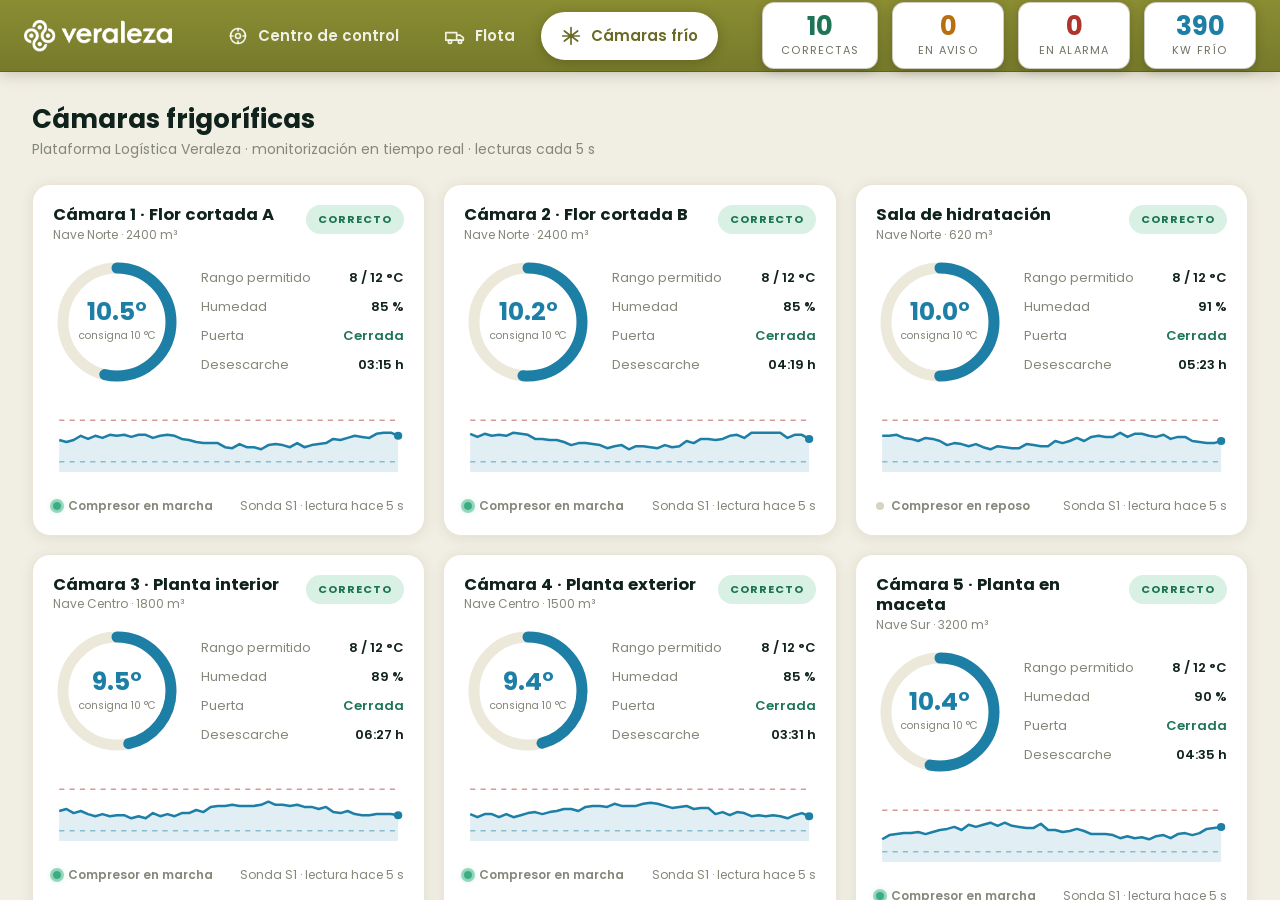
<file: camaras.html>
<!doctype html>
<html lang="es">
<head>
  <meta charset="utf-8">
  <meta name="viewport" content="width=device-width, initial-scale=1">
  <title>VeraTrack · Cámaras frigoríficas</title>
  <link rel="icon" type="image/png" href="assets/img/logo.png">
  <link rel="preconnect" href="https://fonts.googleapis.com">
  <link rel="preconnect" href="https://fonts.gstatic.com" crossorigin>
  <link href="https://fonts.googleapis.com/css2?family=Poppins:wght@400;500;600;700&family=JetBrains+Mono:wght@500;600;700&display=swap" rel="stylesheet">
  <link rel="stylesheet" href="assets/css/demo.css">
</head>
<body>

  <header class="topbar">
    <a class="brand" href="index.html">
      <img class="brand-banner" src="assets/img/logoBANNER-96.png" alt="Veraleza" width="445" height="96">
    </a>
    <nav class="nav">
      <a href="index.html">
        <svg viewBox="0 0 24 24" fill="none" stroke="currentColor" stroke-width="2" stroke-linecap="round" stroke-linejoin="round"><circle cx="12" cy="12" r="9"/><circle cx="12" cy="12" r="3"/><path d="M12 3v3M12 18v3M3 12h3M18 12h3"/></svg>
        <span>Centro de control</span>
      </a>
      <a href="flota.html">
        <svg viewBox="0 0 24 24" fill="none" stroke="currentColor" stroke-width="2" stroke-linecap="round" stroke-linejoin="round"><path d="M1 8h13v9H1zM14 11h4l4 3v3h-8z"/><circle cx="6" cy="19" r="2"/><circle cx="18" cy="19" r="2"/></svg>
        <span>Flota</span>
      </a>
      <a href="camaras.html" class="active">
        <svg viewBox="0 0 24 24" fill="none" stroke="currentColor" stroke-width="2" stroke-linecap="round" stroke-linejoin="round"><path d="M12 2v20M4 6l16 12M20 6L4 18M2 12h20"/></svg>
        <span>Cámaras frío</span>
      </a>
    </nav>
    <div class="topbar-right">
      <div class="kpis">
        <div class="kpi k-ok"><div class="v" id="kOk">–</div><div class="l">Correctas</div></div>
        <div class="kpi k-warn"><div class="v" id="kWarn">–</div><div class="l">En aviso</div></div>
        <div class="kpi k-err"><div class="v" id="kAlarm">–</div><div class="l">En alarma</div></div>
        <div class="kpi k-cold"><div class="v" id="kPower">–</div><div class="l">kW frío</div></div>
      </div>
    </div>
  </header>

  <main class="page-body">
    <div class="page-head">
      <div>
        <h1>Cámaras frigoríficas</h1>
        <div class="sub">Plataforma Logística Veraleza · monitorización en tiempo real · lecturas cada 5 s</div>
      </div>
    </div>

    <div class="alert-banner" id="alertBanner">
      <span class="icon">⚠</span>
      <span id="alertBannerTxt"></span>
    </div>

    <div class="cam-grid" id="camGrid"></div>

    <div class="section-title">Registro de eventos</div>
    <div class="alert-log" id="alertLog"></div>
  </main>

  <script src="assets/js/data.js"></script>
  <script src="assets/js/camaras.js"></script>
</body>
</html>
</file>
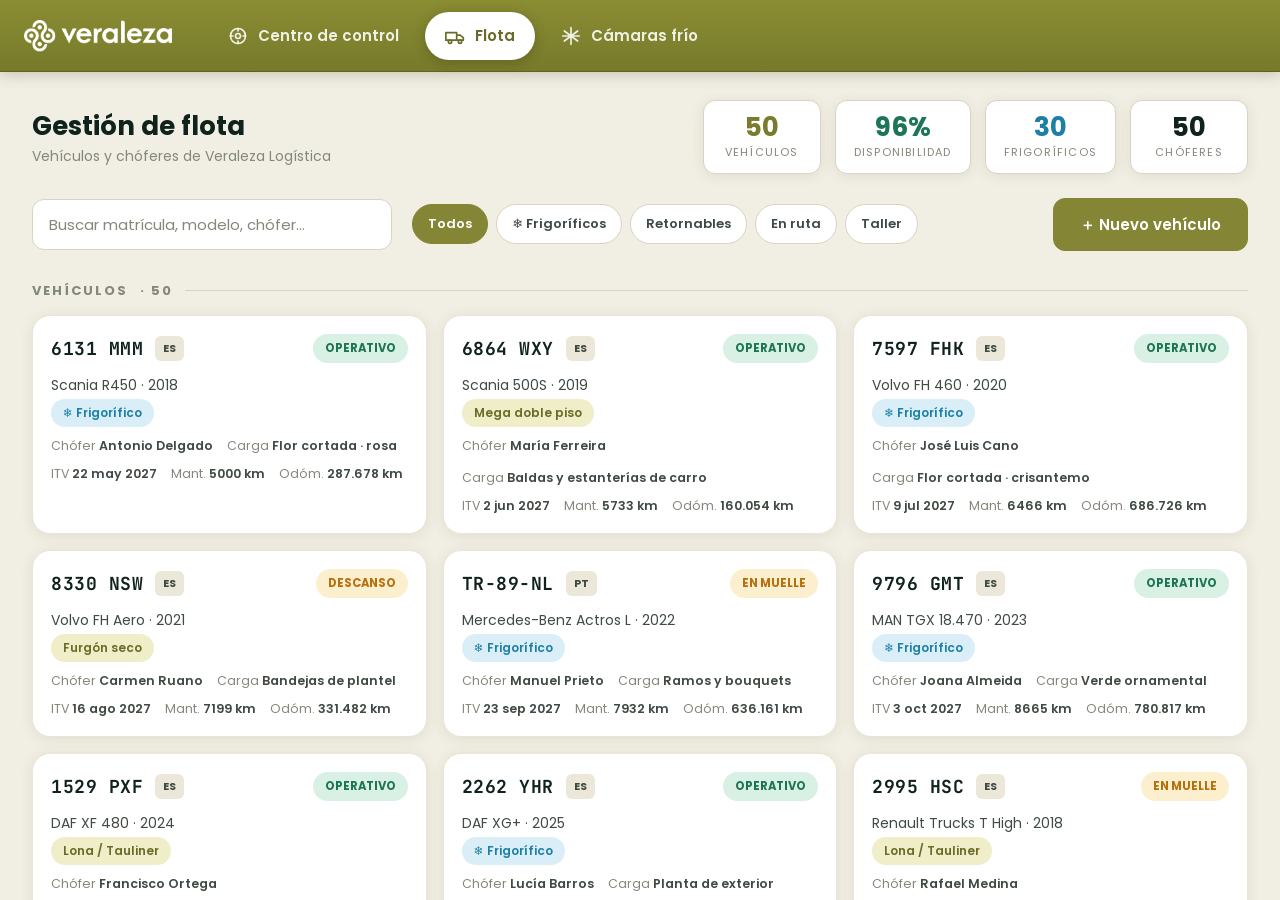
<file: flota.html>
<!doctype html>
<html lang="es">
<head>
  <meta charset="utf-8">
  <meta name="viewport" content="width=device-width, initial-scale=1">
  <title>VeraTrack · Flota</title>
  <link rel="icon" type="image/png" href="assets/img/logo.png">
  <link rel="preconnect" href="https://fonts.googleapis.com">
  <link rel="preconnect" href="https://fonts.gstatic.com" crossorigin>
  <link href="https://fonts.googleapis.com/css2?family=Poppins:wght@400;500;600;700&family=JetBrains+Mono:wght@500;600;700&display=swap" rel="stylesheet">
  <link rel="stylesheet" href="assets/css/demo.css">
</head>
<body>

  <header class="topbar">
    <a class="brand" href="index.html">
      <img class="brand-banner" src="assets/img/logoBANNER-96.png" alt="Veraleza" width="445" height="96">
    </a>
    <nav class="nav">
      <a href="index.html">
        <svg viewBox="0 0 24 24" fill="none" stroke="currentColor" stroke-width="2" stroke-linecap="round" stroke-linejoin="round"><circle cx="12" cy="12" r="9"/><circle cx="12" cy="12" r="3"/><path d="M12 3v3M12 18v3M3 12h3M18 12h3"/></svg>
        <span>Centro de control</span>
      </a>
      <a href="flota.html" class="active">
        <svg viewBox="0 0 24 24" fill="none" stroke="currentColor" stroke-width="2" stroke-linecap="round" stroke-linejoin="round"><path d="M1 8h13v9H1zM14 11h4l4 3v3h-8z"/><circle cx="6" cy="19" r="2"/><circle cx="18" cy="19" r="2"/></svg>
        <span>Flota</span>
      </a>
      <a href="camaras.html">
        <svg viewBox="0 0 24 24" fill="none" stroke="currentColor" stroke-width="2" stroke-linecap="round" stroke-linejoin="round"><path d="M12 2v20M4 6l16 12M20 6L4 18M2 12h20"/></svg>
        <span>Cámaras frío</span>
      </a>
    </nav>
  </header>

  <main class="page-body">
    <div class="page-head">
      <div>
        <h1>Gestión de flota</h1>
        <div class="sub">Vehículos y chóferes de Veraleza Logística</div>
      </div>
      <div class="spacer"></div>
      <div class="kpis">
        <div class="kpi k-brand"><div class="v" id="sTotal">–</div><div class="l">Vehículos</div></div>
        <div class="kpi k-ok"><div class="v" id="sDisp">–</div><div class="l">Disponibilidad</div></div>
        <div class="kpi k-cold"><div class="v" id="sFrigo">–</div><div class="l">Frigoríficos</div></div>
        <div class="kpi"><div class="v" id="sDrivers">–</div><div class="l">Chóferes</div></div>
      </div>
    </div>

    <div class="page-head" style="margin-bottom:8px">
      <input type="search" class="search" id="search" style="max-width:360px" placeholder="Buscar matrícula, modelo, chófer…">
      <div class="chips" id="chips" style="margin-top:0">
        <button class="chip active" data-f="all">Todos</button>
        <button class="chip" data-f="frigo">❄ Frigoríficos</button>
        <button class="chip" data-f="seco">Retornables</button>
        <button class="chip" data-f="ruta">En ruta</button>
        <button class="chip" data-f="taller">Taller</button>
      </div>
      <div class="spacer"></div>
      <button class="btn primary" id="btnNew" style="flex:none;padding:14px 26px">＋ Nuevo vehículo</button>
    </div>

    <div class="section-title">Vehículos <span id="truckCount"></span></div>
    <div class="truck-grid" id="truckGrid"></div>

    <div class="section-title">Chóferes <span id="driverCount"></span></div>
    <div class="driver-grid" id="driverGrid"></div>
  </main>

  <!-- Modal nuevo vehículo -->
  <div class="modal-back" id="modalNew">
    <div class="modal">
      <h3>Alta de vehículo</h3>
      <div class="form-grid">
        <div class="field"><label>Matrícula</label><input id="fPlate" placeholder="0000 XXX"></div>
        <div class="field"><label>Modelo</label>
          <select id="fModel"></select>
        </div>
        <div class="field"><label>Tipo de semirremolque</label>
          <select id="fType">
            <option value="frigo">Frigorífico</option>
            <option value="mega">Mega doble piso</option>
            <option value="lona">Lona / Tauliner</option>
            <option value="furgon">Furgón seco</option>
          </select>
        </div>
        <div class="field"><label>Chófer asignado</label><select id="fDriver"></select></div>
        <div class="field full"><label>Carga habitual</label><input id="fCargo" placeholder="Flor cortada, planta en maceta, retornables…"></div>
      </div>
      <div class="actions">
        <button class="btn" id="btnCancel">Cancelar</button>
        <button class="btn primary" id="btnSave">Guardar vehículo</button>
      </div>
    </div>
  </div>

  <!-- Modal detalle vehículo -->
  <div class="modal-back" id="modalDetail">
    <div class="modal" id="modalDetailBody"></div>
  </div>

  <div class="toast" id="toast"></div>

  <script src="assets/js/data.js"></script>
  <script src="assets/js/flota.js"></script>
</body>
</html>
</file>
<file: assets/css/demo.css>
/* ══════════════════════════════════════════════════════════════
   VeraTrack DEMO FERIA — Sistema de diseño (tema claro)
   Paleta corporativa Veraleza · blancos, cremas y verdes
   ══════════════════════════════════════════════════════════════ */

:root {
  /* Marca Veraleza */
  --olive-700: #6A6B27;
  --olive-600: #7A7B2E;
  --olive-500: #848635;
  --olive-400: #A8AA5F;
  --olive-300: #C6C98A;
  --olive-200: #DDE1B2;
  --olive-100: #EFEEC8;
  --verde-app: #8E8B30;          /* verde original de VeraTrack */
  --cream-50:  #FCFBF7;
  --cream-100: #F5F2E8;
  --cream-200: #EBE7D9;
  --cream-300: #D8D3C2;

  /* Verdes Veraleza (gama fría) */
  --vera-900: #0E3D30;
  --vera-700: #1E7556;
  --vera-500: #3AAE83;
  --vera-200: #C9ECDD;
  --vera-100: #E5F5EC;

  /* Superficies claras (mismos nombres que el tema original) */
  --bg-0: #F1EEE3;               /* fondo de página (crema) */
  --bg-1: #FFFFFF;               /* tarjetas */
  --bg-2: #FAF8F0;               /* sub-superficies */
  --bg-3: #ECE8DA;               /* hover / pistas de gauge */
  --line: #EAE5D6;
  --line-strong: #D9D3C0;

  --text: #10221C;
  --text-2: #3E4A42;
  --text-3: #83887A;

  /* Semánticos (paleta VeraFact) */
  --ok:      #1E7556;
  --ok-soft: #D9F0E4;
  --warn:      #B8700F;
  --warn-soft: #FCEFCE;
  --err:      #B0342C;
  --err-soft: #FADBDB;
  --info:      #1F5F8B;
  --info-soft: #DEEEFA;
  --cold:      #1E7FA6;
  --cold-soft: #D9EEF7;

  --r-sm: 8px;  --r: 12px;  --r-lg: 18px;  --r-pill: 999px;
  --sh-card: 0 2px 14px rgba(70, 51, 31, .09);
  --sh-pop:  0 14px 44px rgba(70, 51, 31, .22);

  --font: 'Poppins', system-ui, sans-serif;
  --mono: 'JetBrains Mono', ui-monospace, Consolas, monospace;

  --topbar-h: 72px;
}

* { margin: 0; padding: 0; box-sizing: border-box; }
html, body { height: 100%; }
body {
  font-family: var(--font);
  background: var(--bg-0);
  color: var(--text);
  overflow: hidden;
  -webkit-tap-highlight-color: transparent;
  user-select: none;
}
button { font-family: inherit; cursor: pointer; }

/* ══════════ Barra superior (verde corporativo, como VeraTrack) ══════════ */
.topbar {
  height: var(--topbar-h);
  display: flex; align-items: center; gap: 24px;
  padding: 0 24px;
  background: linear-gradient(180deg, #8B8D33, #767A2A);
  border-bottom: 1px solid #5F6222;
  box-shadow: 0 2px 14px rgba(70, 60, 20, .25);
  position: relative; z-index: 1200;
}
.brand { display: flex; align-items: center; text-decoration: none; }
.brand .brand-banner {
  height: 32px; width: auto;
  filter: brightness(0) invert(1);   /* logo corporativo en blanco sobre la barra verde */
}

.nav { display: flex; gap: 6px; margin-left: 12px; }
.nav a {
  display: flex; align-items: center; gap: 10px;
  padding: 12px 20px; border-radius: var(--r-pill);
  color: rgba(255,255,255,.88); text-decoration: none;
  font-size: 15px; font-weight: 600;
  transition: background .25s, color .25s;
  min-height: 48px;
}
.nav a svg { width: 20px; height: 20px; flex: none; }
.nav a:hover { background: rgba(255,255,255,.16); color: #fff; }
.nav a.active {
  background: #fff; color: var(--olive-700);
  box-shadow: 0 2px 12px rgba(40, 40, 10, .28);
}

.topbar-right { margin-left: auto; display: flex; align-items: center; gap: 18px; }
.live-pill {
  display: flex; align-items: center; gap: 10px;
  padding: 10px 18px; border-radius: var(--r-pill);
  background: rgba(255,255,255,.16); border: 1px solid rgba(255,255,255,.35);
  font-size: 13px; font-weight: 700; letter-spacing: 1.5px; color: #fff;
}
.live-dot { width: 10px; height: 10px; border-radius: 50%; background: #8FE7B8; animation: pulse 1.6s infinite; }
@keyframes pulse {
  0%   { box-shadow: 0 0 0 0 rgba(143,231,184,.6); }
  70%  { box-shadow: 0 0 0 10px rgba(143,231,184,0); }
  100% { box-shadow: 0 0 0 0 rgba(143,231,184,0); }
}
.clock { font-family: var(--mono); font-size: 20px; font-weight: 600; color: rgba(255,255,255,.92); min-width: 96px; text-align: right; }

/* ══════════ KPIs ══════════ */
.kpis { display: flex; gap: 14px; }
.kpi {
  min-width: 118px; padding: 12px 18px;
  background: var(--bg-1); border: 1px solid var(--line-strong);
  border-radius: var(--r); text-align: center;
  box-shadow: var(--sh-card);
}
.kpi .v { font-size: 26px; font-weight: 700; font-variant-numeric: tabular-nums; line-height: 1.1; color: var(--text); }
.kpi .l { font-size: 11px; color: var(--text-3); text-transform: uppercase; letter-spacing: 1.2px; margin-top: 2px; }
.kpi.k-ok .v { color: var(--ok); }
.kpi.k-warn .v { color: var(--warn); }
.kpi.k-err .v { color: var(--err); }
.kpi.k-cold .v { color: var(--cold); }
.kpi.k-brand .v { color: var(--olive-600); }

/* KPIs dentro de la barra verde: tarjetas blancas sólidas con valores intensos */
.topbar .kpi {
  background: #fff; border-color: rgba(60, 60, 20, .25);
  box-shadow: 0 2px 10px rgba(40, 40, 10, .28);
  padding: 9px 18px; min-width: 112px;
}
.topbar .kpi .l { color: #6E7263; }

/* ══════════ Layout mapa ══════════ */
.map-wrap { position: relative; height: calc(100dvh - var(--topbar-h)); }
#map { position: absolute; inset: 0; background: var(--bg-0); }
.leaflet-container { font-family: var(--font); background: #AAD3DF; }   /* agua OSM */

/* Clusters de vehículos (mismo estilo que VeraTrack) */
.leaflet-cluster-icon .cluster-wrap { position: relative; display: inline-block; }
.leaflet-cluster-icon .cluster-badge {
  width: 32px; height: 32px; line-height: 32px;
  border-radius: 50%; text-align: center;
  font-weight: 600; font-size: 14px; color: #fff;
  background: var(--verde-app);
  box-shadow: 0 2px 6px rgba(0, 0, 0, .25);
  border: 2px solid rgba(255, 255, 255, .85);
  box-sizing: border-box;
}
.leaflet-cluster-icon .cluster-alert {
  position: absolute; top: -6px; right: -6px;
  width: 18px; height: 18px; line-height: 18px;
  border-radius: 50%; text-align: center;
  background: #dc3545; color: #fff;
  font-weight: 800; font-size: 12px;
  box-shadow: 0 1px 4px rgba(0, 0, 0, .35);
}
.leaflet-control-attribution { background: rgba(255,255,255,.75) !important; color: var(--text-3) !important; }
.leaflet-control-attribution a { color: var(--text-2) !important; }
.leaflet-control-zoom a {
  background: #fff !important; color: var(--text) !important;
  border-color: var(--line-strong) !important;
  width: 44px !important; height: 44px !important; line-height: 44px !important; font-size: 22px !important;
}
/* dejar sitio al panel lateral flotante */
.leaflet-bottom.leaflet-left { left: 404px; }
@media (max-width: 760px) { .leaflet-bottom.leaflet-left { left: 0; } }

/* ══════════ Vista de satélite ══════════
   El fondo del contenedor se ve mientras cargan los tiles y por debajo del
   mar: el azul claro de OSM canta demasiado bajo una foto aérea. */
.leaflet-container.base-sat { background: #0A1721; }

/* Las carreteras se dejan tal cual las sirve Esri. Aquí hubo un
   filter: contrast() sobre esa capa para darles más punch y hubo que
   quitarlo: medido con los camiones moviéndose, pasaba de 1 a 48 fotogramas
   de cada 240 por encima de 20 ms — un 20 % de tirones. Lo mismo la otra
   idea, pintar la capa de carreteras dos veces para opacarlas (37 de 240).
   Sobre la foto ya destacan solas: las autovías van en naranja y las
   nacionales en blanco, que es justo lo que no tiene el terreno.

   Los rótulos de ciudades van a media opacidad (se pone en main.js, con la
   capa): orientan, pero sin que sus líneas de provincia compitan con las vías. */

/* Sobre la foto, el verde del furgón se confunde con el campo (el rojo de
   parado/alerta no: contra este terreno canta solo). Así que en satélite el
   cuerpo va en azul — `van-azul.png` es el mismo furgón de la app con el tono
   girado y el logo intacto en blanco; en la vista Mapa se sigue usando el
   verde de siempre.

   Se cambia la imagen y no se recolorea con `filter: hue-rotate()`: eso
   obligaría a re-rasterizar los 50 iconos en cada fotograma mientras ruedan
   (misma razón que la nota de .veh-marker más abajo). Un PNG distinto no
   cuesta nada.

   El rojo se vuelve a poner después y con más peso: si no, esta regla, que
   lleva una clase más, se lo comería. */
.leaflet-container.base-sat .veh-marker .veh-img { background-image: url(../img/van-azul.png); }
.leaflet-container.base-sat .veh-marker.stopped .veh-img,
.leaflet-container.base-sat .veh-marker.alert   .veh-img { background-image: url(../img/van-rojo.png); }

/* Sobre la foto el furgón verde se camufla con el campo. Se le pone un halo
   claro detrás: un óvalo que se pinta una vez con el marcador, no un
   drop-shadow — ese hay que re-rasterizarlo en cada fotograma y son 50
   (misma razón que la nota de .veh-marker más abajo). */
.leaflet-container.base-sat .veh-marker::before {
  content: ''; position: absolute; left: 50%; top: 50%;
  width: 42px; height: 24px; margin: -12px 0 0 -21px;
  border-radius: 50%;
  background: radial-gradient(ellipse at center,
    rgba(255, 252, 238, .5) 0%, rgba(255, 252, 238, .24) 44%, rgba(255, 252, 238, 0) 70%);
}

/* Interruptor de vista — dos pastillas grandes para el dedo, en la esquina
   de abajo a la izquierda junto al zoom (el CSS de arriba ya aparta esa
   esquina del panel lateral). */
.vt-baseswitch {
  display: flex; gap: 4px; padding: 4px;
  background: #FDFCF7;                       /* opaco: ver nota en .side-panel */
  border: 1px solid var(--line-strong);
  border-radius: var(--r-pill);
  box-shadow: var(--sh-card);
}
.vt-baseswitch button {
  border: none; background: transparent;
  font-family: var(--font); font-size: 14px; font-weight: 600;
  color: var(--text-2); padding: 0 20px; height: 40px;
  border-radius: var(--r-pill); cursor: pointer; white-space: nowrap;
}
.vt-baseswitch button.on { background: var(--olive-500); color: #fff; }

/* Panel lateral flotante */
.side-panel {
  position: absolute; top: 20px; left: 20px; bottom: 20px;
  width: 384px; z-index: 1000;
  display: flex; flex-direction: column;
  /* Opaco a propósito: un backdrop-filter aquí obliga al navegador a volver a
     desenfocar el mapa en CADA fotograma mientras los camiones se mueven. */
  background: #FDFCF7;
  border: 1px solid var(--line-strong);
  border-radius: var(--r-lg);
  box-shadow: var(--sh-card);
  overflow: hidden;
  transition: transform .35s ease;
}
.side-panel.hidden { transform: translateX(calc(-100% - 28px)); }
.panel-head { padding: 18px 18px 12px; border-bottom: 1px solid var(--line); }
.panel-title { display: flex; align-items: baseline; justify-content: space-between; margin-bottom: 12px; }
.panel-title h2 { font-size: 17px; font-weight: 700; }
.panel-title .count { font-size: 13px; color: var(--text-3); font-weight: 500; }
.search {
  width: 100%; padding: 13px 16px;
  background: var(--bg-1); border: 1px solid var(--line-strong); border-radius: var(--r);
  color: var(--text); font-family: inherit; font-size: 15px; outline: none;
}
.search::placeholder { color: var(--text-3); }
.search:focus { border-color: var(--olive-500); box-shadow: 0 0 0 3px rgba(132,134,53,.15); }

.chips { display: flex; gap: 8px; margin-top: 12px; flex-wrap: wrap; }
.chip {
  padding: 9px 15px; border-radius: var(--r-pill);
  background: var(--bg-1); border: 1px solid var(--line-strong);
  color: var(--text-2); font-size: 13px; font-weight: 600;
  min-height: 40px;
  transition: all .2s;
}
.chip:hover { color: var(--text); border-color: var(--olive-400); }
.chip.active { background: var(--olive-500); border-color: var(--olive-500); color: #fff; }
.chip.chip-alert.active { background: var(--err); border-color: var(--err); }

.vlist { flex: 1; overflow-y: auto; padding: 10px; }
.vlist::-webkit-scrollbar { width: 8px; }
.vlist::-webkit-scrollbar-thumb { background: var(--cream-300); border-radius: 4px; }

.vcard {
  position: relative;
  display: grid; grid-template-columns: 44px 1fr auto; gap: 12px; align-items: center;
  padding: 13px 14px; margin-bottom: 8px;
  background: var(--bg-1); border: 1px solid var(--line);
  border-radius: var(--r); cursor: pointer;
  transition: border-color .2s, background .2s;
}
.vcard:hover { border-color: var(--olive-400); background: var(--cream-50); }
.vcard.selected { border-color: var(--olive-500); background: var(--cream-50); box-shadow: 0 0 0 1px var(--olive-500); }
.vcard.alerting { border-color: rgba(176,52,44,.55); }
/* El halo late con opacity (se compone en GPU) en vez de con box-shadow,
   que obligaría a repintar la tarjeta en cada fotograma, siempre. */
.vcard.alerting::after {
  content: ''; position: absolute; inset: -4px; z-index: -1;
  border-radius: 16px; background: rgba(176,52,44,.18);
  pointer-events: none; animation: cardAlert 1.4s infinite;
}
@keyframes cardAlert { 0%, 100% { opacity: 0; } 50% { opacity: 1; } }
.vcard .vicon {
  width: 44px; height: 44px; border-radius: 12px;
  display: flex; align-items: center; justify-content: center;
  background: var(--cream-100); font-size: 20px;
}
.vcard .vicon svg { width: 26px; height: 26px; }
.vcard .vmain { min-width: 0; }
.vcard .vplate { font-family: var(--mono); font-weight: 700; font-size: 15px; letter-spacing: .5px; }
.vcard .vsub { font-size: 12px; color: var(--text-3); white-space: nowrap; overflow: hidden; text-overflow: ellipsis; }
.vcard .vdata { text-align: right; }
.vcard .vspeed { font-size: 17px; font-weight: 700; font-variant-numeric: tabular-nums; }
.vcard .vspeed small { font-size: 11px; color: var(--text-3); font-weight: 500; }
.vcard .vtemp { font-size: 12.5px; font-weight: 600; font-variant-numeric: tabular-nums; color: var(--cold); }
.vcard .vtemp.hot { color: var(--err); }
.vcard .vstopped { font-size: 12px; color: var(--text-3); font-weight: 600; }

/* Marcadores de vehículo — el furgón de perfil de VeraTrack.
   (posición interpolada por JS, sin transition CSS)
   Verde = en ruta (contacto dado) · rojo = parado o en alerta, igual que en la
   app real; la alerta añade la insignia "!" y el latido rojo. */
.veh-marker { will-change: transform; }
.veh-marker .veh-face {
  width: 100%; height: 100%;
  transform-origin: center bottom;
  transition: transform .35s ease;   /* el volteo al cambiar de sentido */
}
.veh-marker .veh-img {
  width: 100%; height: 100%;
  background: url(../img/van-verde.png) center/contain no-repeat;
}
.veh-marker.stopped .veh-img,
.veh-marker.alert   .veh-img { background-image: url(../img/van-rojo.png); }
/* Sin filter en el estado normal: un drop-shadow sobre 50 iconos que se mueven
   15 veces por segundo obliga a re-rasterizar cada uno en cada fotograma.
   Se mantiene solo en alerta y en el seleccionado, 1-3 furgones como mucho. */
.veh-marker.alert .veh-img { filter: drop-shadow(0 0 5px rgba(176,52,44,.9)); }
.veh-marker.sel   .veh-img { filter: drop-shadow(0 2px 4px rgba(45, 40, 15, .55)); }
.veh-marker .ring {
  position: absolute; left: 50%; bottom: 0;
  width: 44px; height: 44px; margin: 0 0 -22px -22px;
  border-radius: 50%; border: 2px solid var(--err); opacity: 0;
}
.veh-marker.alert .ring { animation: ringPulse 1.4s infinite; }
@keyframes ringPulse {
  0% { transform: scale(.45); opacity: .9; }
  100% { transform: scale(1.25); opacity: 0; }
}
/* Insignia de alerta, como en VeraTrack (siempre en el DOM, oculta si no toca:
   así el HTML del icono es constante y basta con cambiarle la clase) */
.veh-marker .veh-badge {
  display: none;
  position: absolute; top: -7px; right: -7px;
  width: 16px; height: 16px; line-height: 15px;
  border-radius: 50%; text-align: center;
  background: #dc3545; color: #fff;
  font-weight: 800; font-size: 11px;
  box-shadow: 0 1px 3px rgba(0, 0, 0, .35);
}
.veh-marker.alert .veh-badge { display: block; }

/* Popup Leaflet */
.leaflet-popup-content-wrapper {
  background: #fff; color: var(--text);
  border: 1px solid var(--line-strong); border-radius: var(--r);
  box-shadow: var(--sh-pop); font-family: var(--font);
}
.leaflet-popup-tip { background: #fff; }
.leaflet-popup-content { margin: 14px 16px; }

/* ══════════ Picado sobre un vehículo (doble clic) ══════════
   El mapa no pide los tiles del zoom de destino hasta que el vuelo
   termina (updateWhenIdle), así que durante el picado se ve el mosaico
   anterior estirado y al aterrizar el nuevo entra de golpe. En vez de
   tapar ese momento se hace pasar por el enfoque de una cámara: el
   suelo se desenfoca al lanzarse el vuelo y recupera el foco cuando los
   tiles ya han cargado (el JS decide cuándo; ver startDive en main.js).

   Solo se desenfoca el panel de tiles: los camiones, el rastro y la
   interfaz siguen nítidos, como el HUD de una cámara de seguimiento.
   Es además lo barato — una sola capa ya compuesta, no 50 iconos.

   Se hace con transición y no con @keyframes a propósito: no se sabe
   cuánto tarda cada tanda de tiles, así que las fases se solapan a
   destiempo. Una transición arranca desde el valor que haya en ese
   momento; unos keyframes empiezan siempre por su primer fotograma y
   darían un salto de nitidez cada vez que se pisan dos fases.

   Tres pasos: al picar se va al desenfoque fuerte; al aterrizar baja a
   un foco blando (el mosaico ya no da el estirón, pero aún no están los
   tiles buenos); y cuando llegan se quitan las clases y el filtro vuelve
   solo a su identidad — sin filter no queda una capa de más. */
.leaflet-container .leaflet-tile-pane {
  transition: filter 620ms cubic-bezier(.16, .84, .3, 1);       /* la vuelta al foco */
}
.leaflet-container.diving  .leaflet-tile-pane,
.leaflet-container.landing .leaflet-tile-pane { transition-duration: 300ms; }
.leaflet-container.diving  .leaflet-tile-pane { filter: blur(17px) saturate(.84) brightness(1.06); }
.leaflet-container.landing .leaflet-tile-pane { filter: blur(7px)  saturate(.92) brightness(1.03); }

/* Capas del efecto (las crea main.js dentro del contenedor del mapa).
   z-index 500: por encima de los paneles de Leaflet (400) y por debajo
   de los controles (1000), que deben seguir legibles. */
.zoomfx { position: absolute; inset: 0; z-index: 500; pointer-events: none; overflow: hidden; }
.zoomfx > div { position: absolute; opacity: 0; }

/* Todo el efecto va en tinta oscura, no en blanco: el mapa de la demo es
   crema y cualquier trazo claro se pierde encima. */

/* Onda de choque: dos aros que salen del vehículo hacia fuera, que es hacia
   donde corre todo cuando te acercas.

   Aquí había unas estelas radiales finas y hubo que quitarlas: una capa con
   mucho detalle que se escala mucho la rasteriza Chrome UNA vez, al tamaño
   de salida, y al agrandarla el detalle se promedia — las estelas acababan
   siendo un disco liso que tapaba medio mapa. Un aro no tiene ese problema:
   no hay detalle fino que promediar. */
.zoomfx .zfx-pulse {
  left: 50%; top: 50%; width: 240px; height: 240px; margin: -130px 0 0 -120px;
  border-radius: 50%; border: 2px solid rgba(20, 38, 31, .4);
}
.zoomfx.dive .zfx-pulse   { animation: fxPulse 620ms cubic-bezier(.25, .6, .3, 1) forwards; }
.zoomfx.dive .zfx-pulse.b { animation-delay: 150ms; }
@keyframes fxPulse {
  0%   { opacity: 0;   transform: scale(.12); }
  15%  { opacity: .85; }
  100% { opacity: 0;   transform: scale(4.2); }
}

/* Viñeta: los bordes se cierran al picar y se abren al enfocar.
   La elipse se mide al 70 % del ancho para que las esquinas del contenedor
   caigan pasado el último tope y oscurezcan de verdad; medida al 100 % el
   degradado muere fuera de pantalla y no se ve nada. */
.zoomfx .zfx-vig {
  inset: 0;
  background: radial-gradient(ellipse 70% 70% at 50% 50%,
    rgba(10, 30, 24, 0) 38%, rgba(10, 30, 24, .26) 72%, rgba(8, 24, 19, .58) 100%);
  transform: scale(1.45);
}
.zoomfx.dive  .zfx-vig { animation: fxVigIn  340ms ease-out forwards; }
.zoomfx.focus .zfx-vig { animation: fxVigOut 560ms ease-out forwards; }
@keyframes fxVigIn  { from { opacity: 0; transform: scale(1.45); } to { opacity: 1; transform: scale(1); } }
@keyframes fxVigOut { from { opacity: 1; transform: scale(1); }    to { opacity: 0; transform: scale(1.12); } }

/* Punto de mira que se cierra sobre el camión mientras dura el vuelo
   (--dive-ms lo pone main.js con la duración real del vuelo, así el cerco
   acaba de cerrarse justo al aterrizar). El vuelo deja al vehículo en el
   centro del contenedor; los 10 px de más suben el cerco del eje a la caja
   del furgón, que va anclado por las ruedas. */
.zoomfx .zfx-ring {
  left: 50%; top: 50%; width: 148px; height: 148px; margin: -84px 0 0 -74px;
  border-radius: 50%; border: 2px solid rgba(16, 34, 28, .8);
  box-shadow: 0 0 0 5px rgba(255, 255, 255, .3), 0 0 26px rgba(255, 255, 255, .5),
              inset 0 0 20px rgba(255, 255, 255, .35);
}
/* Cerco exterior de puntos: gira mientras se cierra, como una mira al fijar */
.zoomfx .zfx-ring::before {
  content: ''; position: absolute; inset: -15px;
  border-radius: 50%; border: 2px dashed rgba(106, 107, 39, .7);
}
.zoomfx.dive .zfx-ring { animation: fxLock var(--dive-ms, 900ms) cubic-bezier(.2, .72, .18, 1) forwards; }
.zoomfx.dive .zfx-ring::before { animation: fxLockSpin var(--dive-ms, 900ms) cubic-bezier(.2, .72, .18, 1) forwards; }
/* Acaba fijada (no en cero) y ahí se queda mientras se esperan los tiles:
   la espera se lee como "el sistema sigue enganchado a este camión" y no
   como una pantalla en blanco. Se retira al recuperar el foco. */
@keyframes fxLock {
  0%   { opacity: 0;  transform: scale(6); }
  18%  { opacity: 1; }
  100% { opacity: .6; transform: scale(1); }
}
@keyframes fxLockSpin {
  from { transform: rotate(0deg); }
  to   { transform: rotate(150deg); }
}
.zoomfx.focus .zfx-ring { animation: fxUnlock 420ms ease-out forwards; }
@keyframes fxUnlock {
  from { opacity: .6; transform: scale(1); }
  to   { opacity: 0;  transform: scale(.82); }
}

/* Sobre la foto de satélite el suelo es oscuro y la tinta del picado se
   pierde: la onda y el punto de mira pasan a blanco, y el cerco de puntos
   al ámbar del rastro, que es el color con el que la demo señala. */
.leaflet-container.base-sat .zfx-pulse { border-color: rgba(255, 255, 255, .62); }
.leaflet-container.base-sat .zfx-ring {
  border-color: rgba(255, 255, 255, .92);
  box-shadow: 0 0 0 5px rgba(8, 20, 16, .3), 0 0 26px rgba(0, 0, 0, .5),
              inset 0 0 20px rgba(255, 255, 255, .18);
}
.leaflet-container.base-sat .zfx-ring::before { border-color: rgba(255, 216, 77, .85); }

/* Ficha de vehículo (drawer inferior derecha) */
.veh-detail {
  position: absolute; right: 20px; bottom: 20px; z-index: 1000;
  width: 400px; max-height: calc(100% - 40px);
  background: #FDFCF7;                       /* opaco: ver nota en .side-panel */
  border: 1px solid var(--line-strong); border-radius: var(--r-lg);
  box-shadow: var(--sh-pop);
  overflow: hidden auto;
  transform: translateY(calc(100% + 28px)); transition: transform .35s ease;
}
.veh-detail.open { transform: translateY(0); }
.vd-head { display: flex; align-items: center; gap: 14px; padding: 18px 20px 14px; border-bottom: 1px solid var(--line); }
.vd-plate { font-family: var(--mono); font-size: 22px; font-weight: 700; letter-spacing: 1px; }
.vd-flag { font-size: 11px; font-weight: 700; padding: 4px 8px; border-radius: 6px; background: var(--cream-200); color: var(--text-2); }
.vd-state { margin-left: auto; font-size: 12.5px; font-weight: 700; padding: 7px 13px; border-radius: var(--r-pill); }
.vd-state.ok { background: var(--ok-soft); color: var(--ok); }
.vd-state.stop { background: var(--cream-200); color: var(--text-2); }
.vd-state.alert { background: var(--err-soft); color: var(--err); }
.vd-close {
  background: var(--cream-200); border: none; color: var(--text-2);
  width: 40px; height: 40px; border-radius: 50%; font-size: 18px;
}
.vd-body { padding: 16px 20px 20px; }
.vd-grid { display: grid; grid-template-columns: 1fr 1fr; gap: 10px; margin-bottom: 14px; }
.vd-cell { background: var(--bg-2); border: 1px solid var(--line); border-radius: var(--r); padding: 12px 14px; }
.vd-cell .l { font-size: 10.5px; color: var(--text-3); text-transform: uppercase; letter-spacing: 1px; }
.vd-cell .v { font-size: 19px; font-weight: 700; font-variant-numeric: tabular-nums; margin-top: 2px; }
.vd-cell .v small { font-size: 12px; color: var(--text-3); font-weight: 500; white-space: nowrap; }
.vd-cell.wide { grid-column: 1 / -1; }
.vd-cell .v.cold { color: var(--cold); } .vd-cell .v.hot { color: var(--err); }
.vd-spark { width: 100%; height: 56px; margin-top: 6px; }
.vd-actions { display: flex; gap: 10px; }
.btn {
  flex: 1; display: flex; align-items: center; justify-content: center; gap: 9px;
  padding: 14px 18px; border-radius: var(--r); border: 1px solid var(--line-strong);
  background: var(--bg-1); color: var(--text); font-size: 15px; font-weight: 600;
  min-height: 50px; transition: all .2s;
}
.btn:hover { border-color: var(--olive-400); }
.btn.primary { background: var(--olive-500); border-color: var(--olive-500); color: #fff; }
.btn.primary:hover { background: var(--olive-600); }
.btn.primary.following { background: var(--err); border-color: var(--err); }

/* Feed de eventos */
.event-feed {
  position: absolute; right: 20px; top: 20px; z-index: 999;
  width: 400px; max-height: 42%;
  display: flex; flex-direction: column; gap: 8px;
  pointer-events: none;
}
.event {
  display: flex; gap: 12px; align-items: flex-start;
  padding: 13px 16px; border-radius: var(--r);
  background: #FDFCF7;                       /* opaco: ver nota en .side-panel */
  border: 1px solid var(--line-strong);
  box-shadow: var(--sh-card);
  font-size: 13.5px; line-height: 1.4;
  animation: eventIn .4s ease;
  pointer-events: auto;
}
@keyframes eventIn { from { opacity: 0; transform: translateX(30px); } }
.event .dot { width: 9px; height: 9px; border-radius: 50%; margin-top: 5px; flex: none; }
.event.info .dot { background: var(--info); }
.event.ok .dot { background: var(--ok); }
.event.alert .dot { background: var(--err); box-shadow: 0 0 8px rgba(176,52,44,.7); }
.event.alert { border-color: rgba(176,52,44,.45); background: #FFF7F6; }
.event .etime { margin-left: auto; font-family: var(--mono); font-size: 11px; color: var(--text-3); flex: none; }

/* Botón replegar panel */
/* ══════════════════════════════════════════════════════════════
   Trackeador automático (tecla P)

   Chapa de estado arriba en el centro: es el único hueco que queda
   libre — el panel de flota ocupa la izquierda, el feed de eventos
   la derecha y la ficha la esquina de abajo. Solo aparece con el
   modo puesto; el resto del tiempo no hay nada tapando el mapa.
   La barra fina de abajo es la cuenta atrás del salto siguiente:
   quien mira la pantalla sabe que el cambio va a llegar y no se
   lleva el sobresalto.
   ══════════════════════════════════════════════════════════════ */
.autotrack {
  position: absolute; top: 20px; left: 50%; z-index: 1000;
  display: flex; align-items: center; gap: 13px;
  padding: 11px 22px 15px; min-width: 320px;
  background: #FDFCF7;                       /* opaco: ver nota en .side-panel */
  border: 1px solid var(--line-strong);
  border-radius: var(--r-pill);
  box-shadow: var(--sh-card);
  pointer-events: none;                      /* nunca roba un toque al mapa */
  opacity: 0; transform: translate(-50%, -16px);
  transition: opacity .32s ease, transform .32s ease, border-color .3s ease;
}
.autotrack.on { opacity: 1; transform: translate(-50%, 0); }
.autotrack.held { border-color: rgba(176, 52, 44, .55); }

/* Piloto: verde latiendo mientras rota, rojo y más rápido si está fijado
   sobre una alerta. Es lo que se lee de lejos, antes que el texto. */
.autotrack .at-led {
  flex: none; width: 10px; height: 10px; border-radius: 50%;
  background: var(--ok); box-shadow: 0 0 0 4px var(--ok-soft);
  animation: atLed 1.7s ease-in-out infinite;
}
.autotrack.held .at-led {
  background: var(--err); box-shadow: 0 0 0 4px var(--err-soft);
  animation-duration: .75s;
}
@keyframes atLed { 50% { opacity: .3; } }

.autotrack .at-title {
  display: flex; align-items: center; gap: 8px;
  font-size: 11px; font-weight: 700; letter-spacing: .1em;
  text-transform: uppercase; color: var(--text-3);
}
.autotrack.held .at-title { color: var(--err); }
.autotrack .at-key {
  font-family: var(--mono); font-size: 10px; font-weight: 700; letter-spacing: 0;
  color: var(--text-3); background: var(--bg-3);
  border: 1px solid var(--line-strong); border-radius: 5px;
  padding: 1px 6px;
}
.autotrack .at-sub {
  margin-top: 2px; font-size: 14px; font-weight: 600;
  color: var(--text); white-space: nowrap;
}
.autotrack .at-sub b { font-family: var(--mono); font-weight: 700; }

/* Cuenta atrás hasta el salto siguiente. Se relanza desde JS en cada
   vehículo (quitar y reponer la animación); fijado sobre una alerta se
   para llena y en rojo: no hay salto que contar. */
.autotrack .at-bar {
  position: absolute; left: 22px; right: 22px; bottom: 7px;
  height: 3px; border-radius: 2px; background: var(--bg-3); overflow: hidden;
}
.autotrack .at-bar span {
  display: block; height: 100%; background: var(--olive-500);
  transform-origin: left center;
}
.autotrack.on .at-bar span { animation: atCount var(--track-ms, 7000ms) linear forwards; }
.autotrack.held .at-bar span { animation: none; transform: scaleX(1); background: var(--err); }
@keyframes atCount { from { transform: scaleX(1); } to { transform: scaleX(0); } }

.panel-toggle {
  position: absolute; top: 20px; left: 20px; z-index: 1001;
  width: 48px; height: 48px; border-radius: 50%;
  background: var(--olive-500); border: none; color: #fff; font-size: 20px;
  box-shadow: var(--sh-card);
  opacity: 0; pointer-events: none; transition: opacity .3s;
}
.panel-toggle.show { opacity: 1; pointer-events: auto; }

/* Pantalla de carga */
.loader {
  position: fixed; inset: 0; z-index: 3000;
  background: var(--cream-100);
  display: flex; flex-direction: column; align-items: center; justify-content: center; gap: 26px;
  transition: opacity .6s;
}
.loader.done { opacity: 0; pointer-events: none; }
.loader img { height: 88px; animation: loaderSpin 2.4s ease-in-out infinite; }
@keyframes loaderSpin { 50% { transform: rotate(180deg) scale(1.06); } }
.loader .ltxt { font-size: 15px; color: var(--text-2); letter-spacing: 2px; text-transform: uppercase; }
.loader .lbar { width: 280px; height: 6px; background: var(--cream-300); border-radius: 3px; overflow: hidden; }
.loader .lbar i { display: block; height: 100%; width: 0%; background: var(--olive-500); border-radius: 3px; transition: width .3s; }

/* ══════════ Páginas de contenido (flota / cámaras) ══════════ */
.page-body {
  height: calc(100dvh - var(--topbar-h));
  overflow-y: auto;
  padding: 28px 32px 48px;
}
.page-body::-webkit-scrollbar { width: 10px; }
.page-body::-webkit-scrollbar-thumb { background: var(--cream-300); border-radius: 5px; }

.page-head { display: flex; align-items: center; gap: 20px; margin-bottom: 24px; flex-wrap: wrap; }
.page-head h1 { font-size: 26px; font-weight: 700; }
.page-head .sub { color: var(--text-3); font-size: 14px; }
.page-head .spacer { flex: 1; }

.section-title {
  font-size: 13px; font-weight: 700; letter-spacing: 2px; text-transform: uppercase;
  color: var(--text-3); margin: 30px 0 14px;
  display: flex; align-items: center; gap: 12px;
}
.section-title::after { content: ''; flex: 1; height: 1px; background: var(--line-strong); }

/* Tarjetas flota */
.truck-grid { display: grid; grid-template-columns: repeat(auto-fill, minmax(330px, 1fr)); gap: 16px; }
.truck-card {
  background: var(--bg-1); border: 1px solid var(--line);
  border-radius: var(--r-lg); padding: 18px;
  box-shadow: var(--sh-card);
  cursor: pointer; transition: border-color .2s, transform .2s, box-shadow .2s;
}
.truck-card:hover { border-color: var(--olive-400); transform: translateY(-2px); box-shadow: 0 6px 22px rgba(70,51,31,.14); }
.tc-top { display: flex; align-items: center; gap: 12px; margin-bottom: 12px; }
.tc-plate { font-family: var(--mono); font-size: 18px; font-weight: 700; letter-spacing: .5px; }
.tc-badge {
  margin-left: auto; font-size: 11.5px; font-weight: 700;
  padding: 6px 12px; border-radius: var(--r-pill);
}
.tc-badge.ok { background: var(--ok-soft); color: var(--ok); }
.tc-badge.stop { background: var(--warn-soft); color: var(--warn); }
.tc-badge.taller { background: var(--err-soft); color: var(--err); }
.tc-model { font-size: 14px; color: var(--text-2); margin-bottom: 3px; }
.tc-meta { font-size: 12.5px; color: var(--text-3); display: flex; gap: 14px; flex-wrap: wrap; margin-top: 10px; }
.tc-meta b { color: var(--text-2); font-weight: 600; }
.tc-type {
  display: inline-flex; align-items: center; gap: 7px;
  font-size: 12px; font-weight: 600; color: var(--olive-700);
  background: var(--olive-100); border-radius: var(--r-pill); padding: 5px 12px;
}
.tc-type.frio { color: var(--cold); background: var(--cold-soft); }

/* Tarjetas chóferes */
.driver-grid { display: grid; grid-template-columns: repeat(auto-fill, minmax(350px, 1fr)); gap: 16px; }
.driver-card {
  background: var(--bg-1); border: 1px solid var(--line); border-radius: var(--r-lg);
  padding: 18px; display: flex; gap: 14px; align-items: center;
  box-shadow: var(--sh-card);
  cursor: pointer; transition: border-color .2s;
}
.driver-card:hover { border-color: var(--olive-400); }
.avatar {
  width: 54px; height: 54px; border-radius: 50%; flex: none;
  display: flex; align-items: center; justify-content: center;
  font-weight: 700; font-size: 18px; color: #fff;
}
.driver-card .dmain { min-width: 0; flex: 1; }
.driver-card .dname { font-weight: 600; font-size: 15.5px; }
.driver-card .dsub { font-size: 12px; color: var(--text-3); margin-top: 2px; white-space: nowrap; overflow: hidden; text-overflow: ellipsis; }
.driver-card .dstate { font-size: 11.5px; font-weight: 700; padding: 5px 11px; border-radius: var(--r-pill); flex: none; }
.driver-card .dstate.ok { background: var(--ok-soft); color: var(--ok); }
.driver-card .dstate.rest { background: var(--warn-soft); color: var(--warn); }
.driver-card .dstate.off { background: var(--cream-200); color: var(--text-2); }

/* Tabla genérica */
.tbl { width: 100%; border-collapse: collapse; background: var(--bg-1); border: 1px solid var(--line); border-radius: var(--r-lg); overflow: hidden; }
.tbl th { text-align: left; font-size: 11.5px; text-transform: uppercase; letter-spacing: 1px; color: var(--text-3); padding: 14px 16px; border-bottom: 1px solid var(--line-strong); }
.tbl td { padding: 13px 16px; font-size: 14px; border-bottom: 1px solid var(--line); }

/* Modal */
.modal-back {
  position: fixed; inset: 0; z-index: 2000;
  background: rgba(60, 55, 30, .38); backdrop-filter: blur(6px);
  display: flex; align-items: center; justify-content: center;
  opacity: 0; pointer-events: none; transition: opacity .3s;
}
.modal-back.open { opacity: 1; pointer-events: auto; }
.modal {
  width: min(560px, 92vw); max-height: 88dvh; overflow-y: auto;
  background: var(--bg-1); border: 1px solid var(--line-strong);
  border-radius: var(--r-lg); box-shadow: var(--sh-pop);
  padding: 26px 28px;
  transform: translateY(24px) scale(.97); transition: transform .3s;
}
.modal-back.open .modal { transform: none; }
.modal h3 { font-size: 20px; margin-bottom: 18px; }
.form-grid { display: grid; grid-template-columns: 1fr 1fr; gap: 14px; }
.form-grid .full { grid-column: 1 / -1; }
.field label { display: block; font-size: 12px; color: var(--text-3); margin-bottom: 6px; font-weight: 600; }
.field input, .field select {
  width: 100%; padding: 13px 14px; font-family: inherit; font-size: 15px;
  background: var(--cream-50); color: var(--text);
  border: 1px solid var(--line-strong); border-radius: var(--r); outline: none;
}
.field input:focus, .field select:focus { border-color: var(--olive-500); box-shadow: 0 0 0 3px rgba(132,134,53,.15); }
.modal .actions { display: flex; gap: 12px; margin-top: 22px; }

/* Toast */
.toast {
  position: fixed; bottom: 28px; left: 50%; transform: translate(-50%, 90px);
  z-index: 2500; padding: 15px 26px; border-radius: var(--r-pill);
  background: var(--olive-600); color: #fff; font-weight: 600; font-size: 15px;
  box-shadow: var(--sh-pop); transition: transform .35s ease;
}
.toast.show { transform: translate(-50%, 0); }

/* ══════════ Cámaras frigoríficas ══════════ */
.cam-grid { display: grid; grid-template-columns: repeat(auto-fill, minmax(370px, 1fr)); gap: 18px; }
.cam-card {
  background: var(--bg-1); border: 1px solid var(--line);
  border-radius: var(--r-lg); padding: 20px;
  box-shadow: var(--sh-card);
  position: relative; overflow: hidden;
  transition: border-color .3s;
}
.cam-card.warn { border-color: rgba(184,112,15,.5); }
.cam-card.alert { border-color: rgba(176,52,44,.6); }
/* Late con opacity (GPU) en lugar de con box-shadow (repintado continuo) */
.cam-card.alert::before {
  content: ''; position: absolute; inset: 0; z-index: 0;
  border-radius: inherit; background: rgba(176,52,44,.10);
  pointer-events: none; animation: camAlert 1.6s infinite;
}
.cam-card > * { position: relative; z-index: 1; }
@keyframes camAlert { 0%, 100% { opacity: 0; } 50% { opacity: 1; } }
.cam-head { display: flex; align-items: flex-start; gap: 10px; margin-bottom: 6px; }
.cam-name { font-size: 16.5px; font-weight: 700; line-height: 1.25; }
.cam-zone { font-size: 12px; color: var(--text-3); }
.cam-state { margin-left: auto; font-size: 11px; font-weight: 700; letter-spacing: 1px; padding: 6px 12px; border-radius: var(--r-pill); flex: none; }
.cam-state.ok { background: var(--ok-soft); color: var(--ok); }
.cam-state.warn { background: var(--warn-soft); color: var(--warn); }
.cam-state.alert { background: var(--err-soft); color: var(--err); }

.cam-main { display: flex; align-items: center; gap: 20px; margin: 14px 0 8px; }
.gauge { position: relative; width: 128px; height: 128px; flex: none; }
.gauge svg { transform: rotate(-90deg); }
.gauge .gv {
  position: absolute; inset: 0; display: flex; flex-direction: column;
  align-items: center; justify-content: center;
}
.gauge .gt { font-size: 25px; font-weight: 700; font-variant-numeric: tabular-nums; line-height: 1; }
.gauge .gs { font-size: 10.5px; color: var(--text-3); margin-top: 4px; }
.cam-side { flex: 1; display: grid; gap: 9px; }
.cam-row { display: flex; justify-content: space-between; font-size: 13px; }
.cam-row .k { color: var(--text-3); }
.cam-row .v { font-weight: 600; font-variant-numeric: tabular-nums; }
.cam-row .v.ok { color: var(--ok); } .cam-row .v.warn { color: var(--warn); } .cam-row .v.err { color: var(--err); }
.cam-chart { width: 100%; height: 74px; margin-top: 10px; }
.cam-foot { display: flex; align-items: center; gap: 10px; margin-top: 12px; font-size: 12px; color: var(--text-3); }
.cam-foot .comp { display: flex; align-items: center; gap: 7px; font-weight: 600; }
.comp-dot { position: relative; width: 8px; height: 8px; border-radius: 50%; background: var(--cream-300); flex: none; }
.comp-dot.on { background: var(--vera-500); box-shadow: 0 0 6px rgba(58,174,131,.7); }
.comp-dot.on::after {
  content: ''; position: absolute; inset: 0; border-radius: 50%;
  box-shadow: 0 0 0 3px rgba(58,174,131,.45);
  animation: dotPulse 2s infinite;
}
/* transform + opacity: se compone en GPU, no repinta */
@keyframes dotPulse {
  0%   { transform: scale(.6); opacity: .9; }
  100% { transform: scale(1.7); opacity: 0; }
}

.alert-banner {
  display: none; align-items: center; gap: 14px;
  background: var(--err-soft); border: 1px solid rgba(176,52,44,.45);
  border-radius: var(--r); padding: 15px 20px; margin-bottom: 20px;
  font-size: 15px; font-weight: 600; color: #7C231D;
}
.alert-banner.show { display: flex; animation: eventIn .4s ease; }
.alert-banner .icon { font-size: 22px; color: var(--err); }

.alert-log { background: var(--bg-1); border: 1px solid var(--line); border-radius: var(--r-lg); overflow: hidden; box-shadow: var(--sh-card); }
.alert-log .row { display: flex; gap: 14px; align-items: center; padding: 13px 18px; border-bottom: 1px solid var(--line); font-size: 13.5px; }
.alert-log .row:last-child { border-bottom: none; }
.alert-log .tm { font-family: var(--mono); font-size: 12px; color: var(--text-3); flex: none; width: 62px; }

/* Responsive básico */
@media (max-width: 1100px) {
  .kpis { display: none; }
  .side-panel { width: 320px; }
  .veh-detail, .event-feed { width: 330px; }
}
@media (max-width: 760px) {
  .topbar { gap: 10px; padding: 0 14px; }
  .brand .brand-sub { display: none; }
  .nav a span { display: none; }
  .side-panel { left: 10px; right: 10px; width: auto; bottom: auto; max-height: 46%; }
  .event-feed { display: none; }
  .veh-detail { left: 10px; right: 10px; width: auto; }
  .page-body { padding: 18px 14px 40px; }
}
</file>
